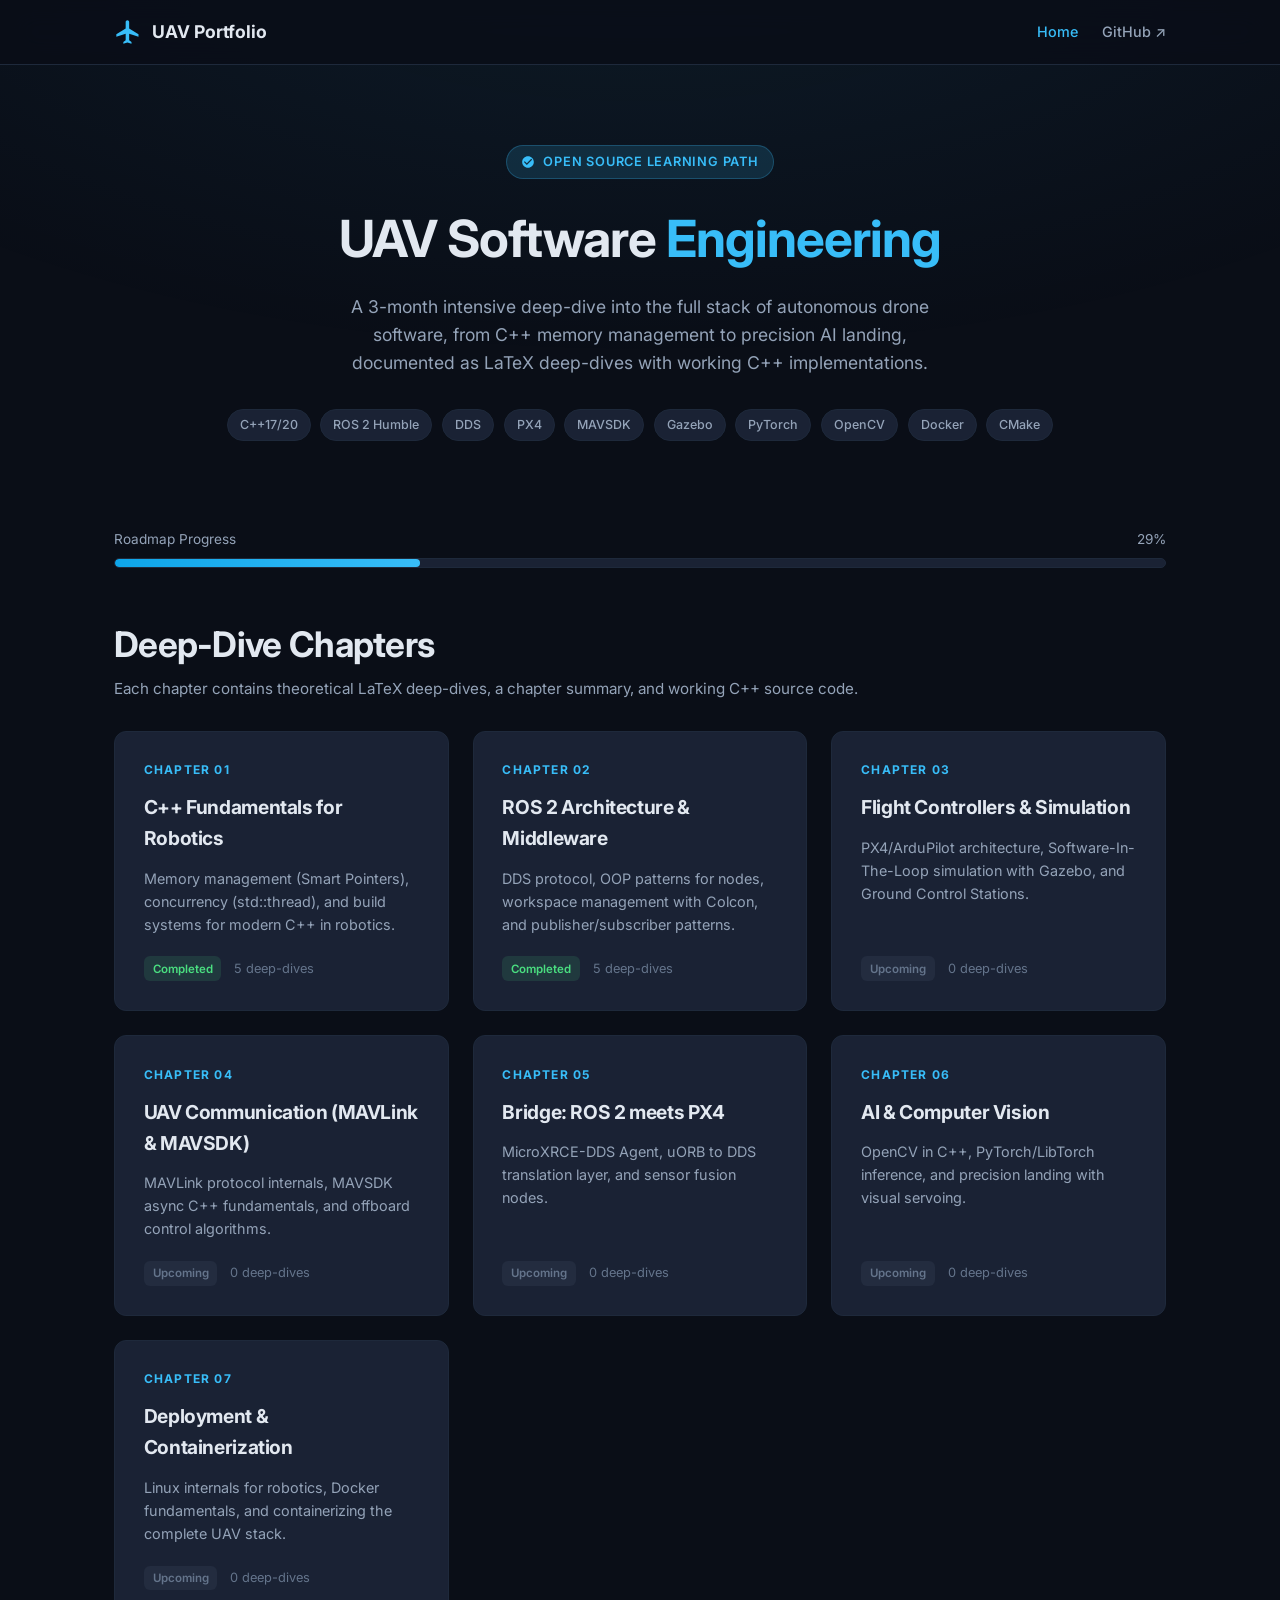
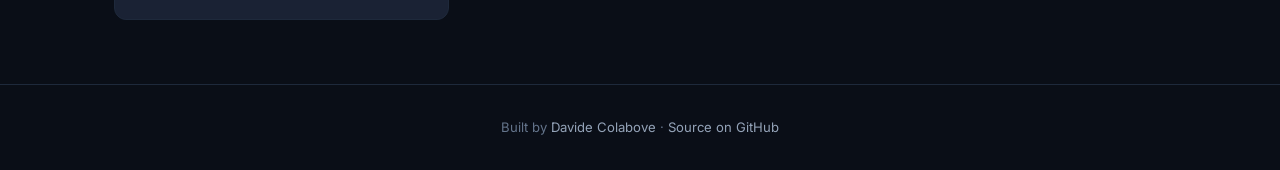
<file: docs/index.html>
<!DOCTYPE html>
<html lang="en">
<head>
  <meta charset="UTF-8">
  <meta name="viewport" content="width=device-width, initial-scale=1.0">
  <title>UAV Software Portfolio - Davide Colabove</title>
  <meta name="description" content="Deep-dive documentation for mastering UAV software engineering: C++, ROS 2, PX4, MAVSDK, Computer Vision.">
  <link rel="preconnect" href="https://fonts.googleapis.com">
  <link rel="preconnect" href="https://fonts.gstatic.com" crossorigin>
  <link href="https://fonts.googleapis.com/css2?family=Inter:wght@400;500;600;700;800&display=swap" rel="stylesheet">
  <link rel="stylesheet" href="css/style.css">
<body>

  <!-- ═══════ NAVBAR ═══════ -->
  <nav class="navbar">
    <div class="container">
      <a href="index.html" class="nav-brand">
        <svg viewBox="0 0 24 24"><path d="M21 16v-2l-8-5V3.5c0-.83-.67-1.5-1.5-1.5S10 2.67 10 3.5V9l-8 5v2l8-2.5V19l-2 1.5V22l3.5-1 3.5 1v-1.5L13 19v-5.5l8 2.5z"/></svg>
        UAV Portfolio
      </a>
      <button class="nav-toggle" aria-label="Menu">☰</button>
      <ul class="nav-links">
        <li><a href="index.html" class="active">Home</a></li>
        <li><a href="https://github.com/DavideColabove/uav-swe-portfolio" target="_blank">GitHub ↗</a></li>
      </ul>
    </div>
  </nav>

  <!-- ═══════ HERO ═══════ -->
  <section class="hero">
    <div class="container">
      <div class="hero-badge">
        <svg width="14" height="14" viewBox="0 0 24 24" fill="currentColor"><path d="M12 2C6.48 2 2 6.48 2 12s4.48 10 10 10 10-4.48 10-10S17.52 2 12 2zm-2 15l-5-5 1.41-1.41L10 14.17l7.59-7.59L19 8l-9 9z"/></svg>
        Open Source Learning Path
      </div>
      <h1>UAV Software <span>Engineering</span></h1>
      <p>
        A 3-month intensive deep-dive into the full stack of autonomous drone software, from C++ memory management to precision AI landing, documented as LaTeX deep-dives with working C++ implementations.
      </p>
      <div class="hero-tech" id="tech-pills"></div>
    </div>
  </section>

  <!-- ═══════ PROGRESS ═══════ -->
  <section class="progress-section">
    <div class="container">
      <div class="progress-label">
        <span>Roadmap Progress</span>
        <span id="progress-pct"></span>
      </div>
      <div class="progress-bar-outer">
        <div class="progress-bar-inner" id="progress-bar" style="width:0%"></div>
      </div>
    </div>
  </section>

  <!-- ═══════ CHAPTERS ═══════ -->
  <section class="container">
    <div class="section-title">
      <h2>Deep-Dive Chapters</h2>
      <p>Each chapter contains theoretical LaTeX deep-dives, a chapter summary, and working C++ source code.</p>
    </div>
    <div class="chapters-grid" id="chapters-grid"></div>
  </section>

  <!-- ═══════ FOOTER ═══════ -->
  <footer class="site-footer">
    <div class="container">
      <p>Built by <a href="https://github.com/DavideColabove" target="_blank">Davide Colabove</a> · <a href="https://github.com/DavideColabove/uav-software-portfolio" target="_blank">Source on GitHub</a></p>
    </div>
  </footer>

  <button class="back-to-top" aria-label="Back to top">↑</button>

  <!-- Scripts -->
  <script src="js/site-data.js"></script>
  <script src="js/app.js"></script>
  <script>
    // Render tech pills
    const pillsEl = document.getElementById('tech-pills');
    SITE_DATA.techStack.forEach(t => {
      const span = document.createElement('span');
      span.className = 'tech-pill';
      span.textContent = t;
      pillsEl.appendChild(span);
    });

    // Render progress
    const total = SITE_DATA.chapters.length;
    const done = SITE_DATA.chapters.filter(c => c.status === 'completed').length;
    const inProg = SITE_DATA.chapters.filter(c => c.status === 'in-progress').length;
    const pct = Math.round(((done + inProg * 0.5) / total) * 100);
    document.getElementById('progress-pct').textContent = `${pct}%`;
    setTimeout(() => {
      document.getElementById('progress-bar').style.width = pct + '%';
    }, 200);

    // Render chapter cards
    const grid = document.getElementById('chapters-grid');
    SITE_DATA.chapters.forEach((ch, i) => {
      const card = document.createElement('a');
      card.href = `chapter.html?ch=${ch.id}`;
      card.className = 'chapter-card fade-in';
      card.style.transitionDelay = `${i * 0.08}s`;

      const statusLabel = ch.status === 'completed' ? 'Completed' :
                          ch.status === 'in-progress' ? 'In Progress' : 'Upcoming';

      card.innerHTML = `
        <span class="card-number">Chapter ${ch.number}</span>
        <h3>${ch.title}</h3>
        <p>${ch.description}</p>
        <div class="card-meta">
          <span class="card-tag ${ch.status}">${statusLabel}</span>
          <span class="card-deepdive-count">${ch.deepdives.length} deep-dive${ch.deepdives.length !== 1 ? 's' : ''}</span>
        </div>
      `;
      grid.appendChild(card);
    });

    // Re-init fade-in for dynamically added elements
    initFadeIn();
  </script>
</body>
</html>
</file>
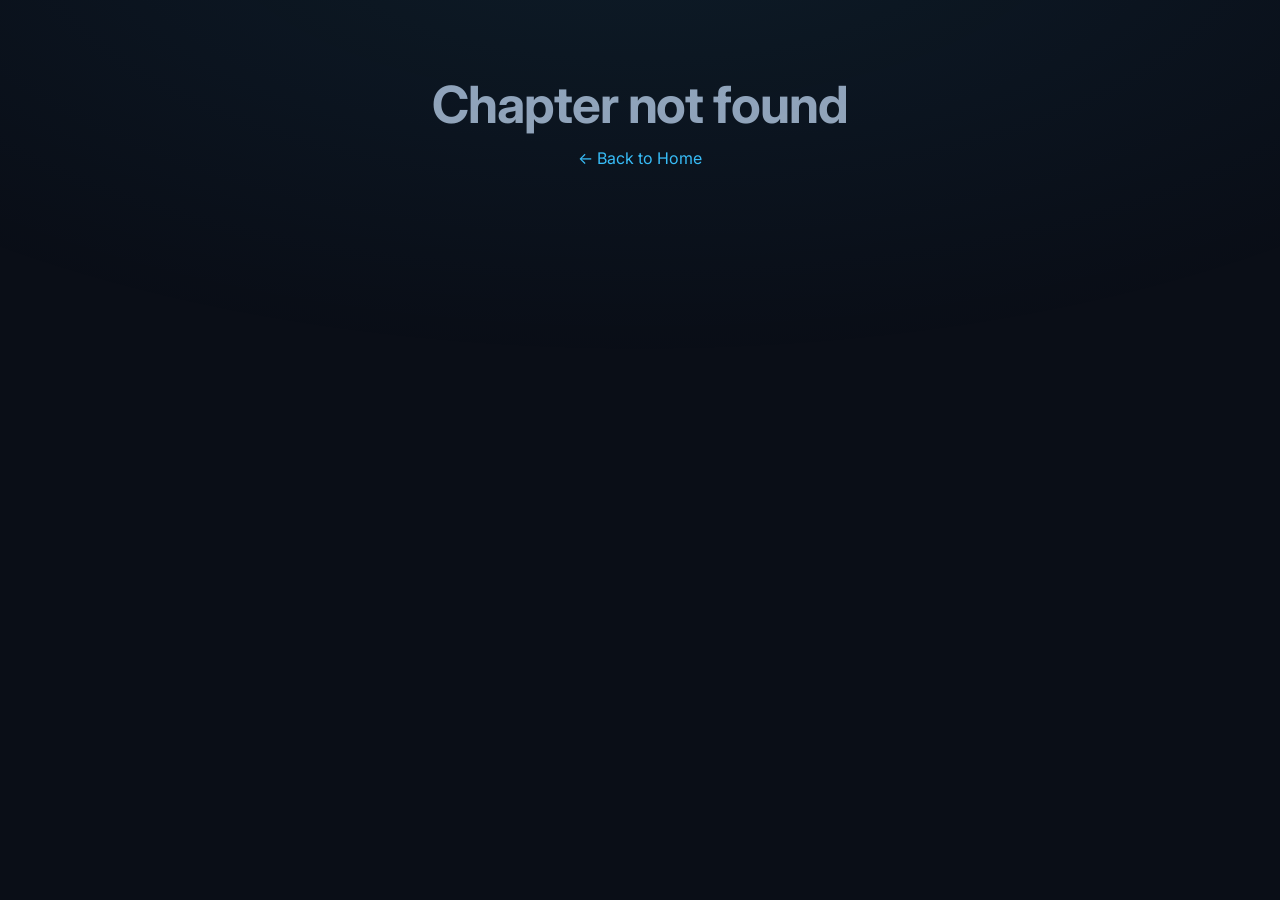
<file: docs/chapter.html>
<!DOCTYPE html>
<html lang="en">
<head>
  <meta charset="UTF-8">
  <meta name="viewport" content="width=device-width, initial-scale=1.0">
  <title>Chapter — UAV Software Portfolio</title>
  <link rel="preconnect" href="https://fonts.googleapis.com">
  <link rel="preconnect" href="https://fonts.gstatic.com" crossorigin>
  <link href="https://fonts.googleapis.com/css2?family=Inter:wght@400;500;600;700;800&display=swap" rel="stylesheet">
  <link rel="stylesheet" href="css/style.css">
</head>
<body>

  <!-- ═══════ NAVBAR ═══════ -->
  <nav class="navbar">
    <div class="container">
      <a href="index.html" class="nav-brand">
        <svg viewBox="0 0 24 24"><path d="M21 16v-2l-8-5V3.5c0-.83-.67-1.5-1.5-1.5S10 2.67 10 3.5V9l-8 5v2l8-2.5V19l-2 1.5V22l3.5-1 3.5 1v-1.5L13 19v-5.5l8 2.5z"/></svg>
        UAV Portfolio
      </a>
      <button class="nav-toggle" aria-label="Menu">☰</button>
      <ul class="nav-links" id="nav-links">
        <li><a href="index.html">Home</a></li>
        <!-- Chapters injected by JS -->
      </ul>
    </div>
  </nav>

  <!-- ═══════ CHAPTER HEADER ═══════ -->
  <section class="chapter-header">
    <div class="container">
      <div class="breadcrumb">
        <a href="index.html">Home</a> / <span id="breadcrumb-title">Chapter</span>
      </div>
      <h1 id="chapter-title"></h1>
      <p id="chapter-desc"></p>
      <div class="card-meta" style="margin-top:1rem">
        <span class="card-tag" id="chapter-status"></span>
        <span class="card-deepdive-count" id="chapter-branch"></span>
      </div>
    </div>
  </section>

  <!-- ═══════ PDF VIEWER (Chapter Summary) ═══════ -->
  <section class="pdf-viewer-section">
    <div class="container">
      <div class="pdf-viewer-wrapper">
        <div class="pdf-toolbar">
          <span>📄 Chapter Summary</span>
          <div class="pdf-toolbar-controls">
            <button onclick="pdfZoomOut()" title="Zoom Out">−</button>
            <button onclick="pdfZoomIn()" title="Zoom In">+</button>
            <button id="pdf-prev" onclick="pdfPrev()" title="Previous Page">◀</button>
            <span id="pdf-page-info" class="pdf-page-info">— / —</span>
            <button id="pdf-next" onclick="pdfNext()" title="Next Page">▶</button>
            <button id="pdf-download" onclick="downloadSummary()" title="Download PDF">⬇ PDF</button>
          </div>
        </div>
        <div id="pdf-canvas-container" class="pdf-canvas-container">
          <div class="pdf-placeholder">
            <svg viewBox="0 0 24 24" fill="currentColor" style="width:48px;height:48px;opacity:.4"><path d="M14 2H6c-1.1 0-2 .9-2 2v16c0 1.1.9 2 2 2h12c1.1 0 2-.9 2-2V8l-6-6zm4 18H6V4h7v5h5v11z"/></svg>
            <p>Loading chapter summary…</p>
          </div>
        </div>
      </div>
    </div>
  </section>

  <!-- ═══════ DEEP-DIVES LIST ═══════ -->
  <section class="deepdive-section">
    <div class="container">
      <h2>
        <svg viewBox="0 0 24 24"><path d="M12 3L1 9l4 2.18v6L12 21l7-3.82v-6l2-1.09V17h2V9L12 3zm6.82 6L12 12.72 5.18 9 12 5.28 18.82 9zM17 15.99l-5 2.73-5-2.73v-3.72L12 15l5-2.73v3.72z"/></svg>
        Deep-Dives
      </h2>
      <div class="deepdive-list" id="deepdive-list">
        <!-- Injected by JS -->
      </div>
    </div>
  </section>

  <!-- ═══════ SOURCE FILES ═══════ -->
  <section class="source-files-section" id="source-section" style="display:none">
    <div class="container">
      <h2>
        <svg viewBox="0 0 24 24" fill="var(--accent)" style="width:24px;height:24px"><path d="M9.4 16.6L4.8 12l4.6-4.6L8 6l-6 6 6 6 1.4-1.4zm5.2 0l4.6-4.6-4.6-4.6L16 6l6 6-6 6-1.4-1.4z"/></svg>
        Source Code
      </h2>
      <div id="source-list"></div>
    </div>
  </section>

  <!-- ═══════ CHAPTER NAV ═══════ -->
  <section class="container" style="padding-bottom:3rem;position:relative;z-index:1">
    <div style="display:flex;justify-content:space-between;gap:1rem;flex-wrap:wrap">
      <a id="nav-prev" href="#" class="chapter-card" style="flex:1;min-width:200px;display:none">
        <span class="card-number">← Previous</span>
        <h3 id="nav-prev-title"></h3>
      </a>
      <a id="nav-next" href="#" class="chapter-card" style="flex:1;min-width:200px;text-align:right;display:none">
        <span class="card-number">Next →</span>
        <h3 id="nav-next-title"></h3>
      </a>
    </div>
  </section>

  <!-- ═══════ FOOTER ═══════ -->
  <footer class="site-footer">
    <div class="container">
      <p>Built by <a href="https://github.com/DavideColabove" target="_blank">Davide Colabove</a> · <a href="https://github.com/DavideColabove/uav-software-portfolio" target="_blank">Source on GitHub</a></p>
    </div>
  </footer>

  <button class="back-to-top" aria-label="Back to top">↑</button>

  <!-- Scripts -->
  <script src="js/site-data.js"></script>
  <script src="js/pdf-viewer.js"></script>
  <script src="js/app.js"></script>
  <script>
    // ── Get chapter from URL ──
    const params = new URLSearchParams(window.location.search);
    const chId = params.get('ch');
    const chIdx = SITE_DATA.chapters.findIndex(c => c.id === chId);
    const chapter = SITE_DATA.chapters[chIdx];

    if (!chapter) {
      document.body.innerHTML = '<div style="padding:4rem;text-align:center;color:#94a3b8"><h1>Chapter not found</h1><p><a href="index.html">← Back to Home</a></p></div>';
    } else {
      // ── Fill header ──
      document.title = `Ch.${chapter.number}: ${chapter.shortTitle} — UAV Portfolio`;
      document.getElementById('breadcrumb-title').textContent = `Chapter ${chapter.number}`;
      document.getElementById('chapter-title').textContent = `Chapter ${chapter.number}: ${chapter.title}`;
      document.getElementById('chapter-desc').textContent = chapter.description;

      const statusEl = document.getElementById('chapter-status');
      const statusLabel = chapter.status === 'completed' ? 'Completed' :
                          chapter.status === 'in-progress' ? 'In Progress' : 'Upcoming';
      statusEl.textContent = statusLabel;
      statusEl.classList.add(chapter.status);

      document.getElementById('chapter-branch').innerHTML =
        `🔀 <a href="${REPO_BASE}/tree/${chapter.branch}" target="_blank" style="color:var(--text-muted)">${chapter.branch}</a>`;

      // ── Nav links for chapters ──
      const navLinksEl = document.getElementById('nav-links');
      SITE_DATA.chapters.forEach(c => {
        const li = document.createElement('li');
        const a = document.createElement('a');
        a.href = `chapter.html?ch=${c.id}`;
        a.textContent = `Ch.${c.number}`;
        if (c.id === chId) a.classList.add('active');
        li.appendChild(a);
        navLinksEl.appendChild(li);
      });

      // ── Load PDF summary (served locally from docs/summaries/) ──
      const summaryPdfUrl = chapter.summaryPdf;  // relative path
      loadPdfViewer(summaryPdfUrl);

      // ── Render deep-dives ──
      const listEl = document.getElementById('deepdive-list');
      if (chapter.deepdives.length === 0) {
        listEl.innerHTML = `
          <div class="pdf-placeholder" style="padding:2rem">
            <p style="color:var(--text-muted)">No deep-dives yet for this chapter. Check back soon!</p>
          </div>`;
      } else {
        chapter.deepdives.forEach((dd, i) => {
          const item = document.createElement('a');
          item.href = blobUrl(dd.pdfPath, chapter.branch);
          item.target = '_blank';
          item.rel = 'noopener noreferrer';
          item.className = 'deepdive-item fade-in';
          item.style.transitionDelay = `${i * 0.1}s`;
          item.innerHTML = `
            <div class="deepdive-icon">
              <svg viewBox="0 0 24 24"><path d="M14 2H6c-1.1 0-2 .9-2 2v16c0 1.1.9 2 2 2h12c1.1 0 2-.9 2-2V8l-6-6zm-1 2.5L18.5 10H13V4.5zM6 20V4h5v7h7v9H6z"/></svg>
            </div>
            <div class="deepdive-info">
              <h4>${dd.title}</h4>
              <p>${dd.subtitle}</p>
            </div>
            <span class="deepdive-arrow">→</span>
          `;
          listEl.appendChild(item);
        });
      }

      // ── Render source files ──
      if (chapter.sourceFiles.length > 0) {
        document.getElementById('source-section').style.display = 'block';
        const srcList = document.getElementById('source-list');
        chapter.sourceFiles.forEach(sf => {
          const item = document.createElement('a');
          item.href = blobUrl(sf.path, chapter.branch);
          item.target = '_blank';
          item.className = 'source-item';
          item.innerHTML = `
            <div class="source-icon">${sf.lang}</div>
            <div class="deepdive-info">
              <h4>${sf.name}</h4>
              <p>${sf.path}</p>
            </div>
            <span class="deepdive-arrow">→</span>
          `;
          srcList.appendChild(item);
        });
      }

      // ── Prev / Next navigation ──
      if (chIdx > 0) {
        const prev = SITE_DATA.chapters[chIdx - 1];
        const prevEl = document.getElementById('nav-prev');
        prevEl.href = `chapter.html?ch=${prev.id}`;
        prevEl.style.display = 'flex';
        document.getElementById('nav-prev-title').textContent = prev.shortTitle;
      }
      if (chIdx < SITE_DATA.chapters.length - 1) {
        const next = SITE_DATA.chapters[chIdx + 1];
        const nextEl = document.getElementById('nav-next');
        nextEl.href = `chapter.html?ch=${next.id}`;
        nextEl.style.display = 'flex';
        document.getElementById('nav-next-title').textContent = next.shortTitle;
      }

      // Re-init animations
      initFadeIn();
    }

    // Download summary helper
    function downloadSummary() {
      if (!chapter) return;
      const a = document.createElement('a');
      a.href = chapter.summaryPdf;
      a.download = `ch${chapter.number}_summary.pdf`;
      a.click();
    }
  </script>
</body>
</html>
</file>
<file: docs/css/style.css>
/* ============================================================
   UAV Software Portfolio — GitHub Pages Stylesheet
   Dark aerospace theme with accent glow
   ============================================================ */

/* ---------- CSS Variables ---------- */
:root {
  --bg-primary:    #0a0e17;
  --bg-secondary:  #111827;
  --bg-card:       #1a2234;
  --bg-card-hover: #1f2b42;
  --accent:        #38bdf8;     /* sky-400 */
  --accent-dim:    #0ea5e9;
  --accent-glow:   rgba(56, 189, 248, .15);
  --text-primary:  #e2e8f0;
  --text-secondary:#94a3b8;
  --text-muted:    #64748b;
  --border:        #1e293b;
  --border-active: #334155;
  --success:       #4ade80;
  --warning:       #facc15;
  --radius:        12px;
  --transition:    .25s cubic-bezier(.4,0,.2,1);
}

/* ---------- Reset & Base ---------- */
*, *::before, *::after { box-sizing: border-box; margin: 0; padding: 0; }

html { scroll-behavior: smooth; }

body {
  font-family: 'Inter', 'Segoe UI', system-ui, -apple-system, sans-serif;
  background: var(--bg-primary);
  color: var(--text-primary);
  line-height: 1.6;
  min-height: 100vh;
  overflow-x: hidden;
}

/* subtle radial glow behind hero */
body::before {
  content: '';
  position: fixed;
  inset: 0;
  background: radial-gradient(ellipse 80% 50% at 50% -10%, rgba(56,189,248,.08), transparent);
  pointer-events: none;
  z-index: 0;
}

a { color: var(--accent); text-decoration: none; transition: color var(--transition); }
a:hover { color: #7dd3fc; }

img { max-width: 100%; height: auto; }

/* ---------- Typography ---------- */
h1, h2, h3, h4 { font-weight: 700; letter-spacing: -.02em; }
h1 { font-size: clamp(2rem, 5vw, 3.2rem); }
h2 { font-size: clamp(1.5rem, 3.5vw, 2.2rem); }
h3 { font-size: 1.25rem; }

/* ---------- Layout ---------- */
.container {
  width: 100%;
  max-width: 1100px;
  margin: 0 auto;
  padding: 0 1.5rem;
}

/* ---------- Navigation ---------- */
.navbar {
  position: sticky;
  top: 0;
  z-index: 100;
  background: rgba(10, 14, 23, .85);
  backdrop-filter: blur(16px) saturate(1.4);
  -webkit-backdrop-filter: blur(16px) saturate(1.4);
  border-bottom: 1px solid var(--border);
}

.navbar .container {
  display: flex;
  align-items: center;
  justify-content: space-between;
  height: 64px;
}

.nav-brand {
  display: flex;
  align-items: center;
  gap: .6rem;
  font-weight: 700;
  font-size: 1.1rem;
  color: var(--text-primary);
}

.nav-brand svg { width: 28px; height: 28px; fill: var(--accent); }

.nav-links { display: flex; gap: 1.5rem; list-style: none; }
.nav-links a {
  color: var(--text-secondary);
  font-size: .9rem;
  font-weight: 500;
  transition: color var(--transition);
}
.nav-links a:hover, .nav-links a.active { color: var(--accent); }

/* hamburger */
.nav-toggle { display: none; background: none; border: none; color: var(--text-primary); cursor: pointer; }

@media (max-width: 768px) {
  .nav-toggle { display: block; font-size: 1.6rem; }
  .nav-links {
    position: fixed;
    top: 64px; left: 0; right: 0;
    flex-direction: column;
    background: var(--bg-secondary);
    border-bottom: 1px solid var(--border);
    padding: 1rem 1.5rem;
    gap: .8rem;
    transform: translateY(-120%);
    transition: transform var(--transition);
  }
  .nav-links.open { transform: translateY(0); }
}

/* ---------- Hero ---------- */
.hero {
  position: relative;
  z-index: 1;
  padding: 5rem 0 3.5rem;
  text-align: center;
}

.hero-badge {
  display: inline-flex;
  align-items: center;
  gap: .5rem;
  padding: .35rem .9rem;
  border-radius: 999px;
  background: var(--accent-glow);
  border: 1px solid rgba(56,189,248,.25);
  color: var(--accent);
  font-size: .8rem;
  font-weight: 600;
  text-transform: uppercase;
  letter-spacing: .06em;
  margin-bottom: 1.2rem;
}

.hero h1 { margin-bottom: .8rem; }
.hero h1 span { color: var(--accent); }

.hero p {
  max-width: 640px;
  margin: 0 auto 2rem;
  color: var(--text-secondary);
  font-size: 1.1rem;
}

.hero-tech {
  display: flex;
  flex-wrap: wrap;
  justify-content: center;
  gap: .6rem;
  margin-bottom: 2rem;
}

.tech-pill {
  padding: .3rem .75rem;
  border-radius: 999px;
  background: var(--bg-card);
  border: 1px solid var(--border);
  color: var(--text-secondary);
  font-size: .78rem;
  font-weight: 500;
}

/* ---------- Progress bar ---------- */
.progress-section { padding: 0 0 3rem; position: relative; z-index: 1; }
.progress-bar-outer {
  background: var(--bg-card);
  border-radius: 999px;
  height: 10px;
  overflow: hidden;
  border: 1px solid var(--border);
}
.progress-bar-inner {
  height: 100%;
  border-radius: 999px;
  background: linear-gradient(90deg, var(--accent-dim), var(--accent));
  transition: width 1.2s ease;
}
.progress-label {
  display: flex;
  justify-content: space-between;
  margin-bottom: .5rem;
  font-size: .85rem;
  color: var(--text-secondary);
}

/* ---------- Chapter cards grid ---------- */
.chapters-grid {
  display: grid;
  grid-template-columns: repeat(auto-fill, minmax(320px, 1fr));
  gap: 1.5rem;
  padding-bottom: 4rem;
  position: relative;
  z-index: 1;
}

.chapter-card {
  background: var(--bg-card);
  border: 1px solid var(--border);
  border-radius: var(--radius);
  padding: 1.8rem;
  display: flex;
  flex-direction: column;
  gap: .8rem;
  transition: border-color var(--transition), box-shadow var(--transition), transform var(--transition);
  cursor: pointer;
  text-decoration: none;
  color: inherit;
}

.chapter-card:hover {
  border-color: var(--accent);
  box-shadow: 0 0 30px var(--accent-glow);
  transform: translateY(-3px);
  color: inherit;
}

.chapter-card .card-number {
  font-size: .75rem;
  font-weight: 700;
  text-transform: uppercase;
  letter-spacing: .1em;
  color: var(--accent);
}

.chapter-card h3 { font-size: 1.2rem; }

.chapter-card p {
  color: var(--text-secondary);
  font-size: .9rem;
  flex: 1;
}

.card-meta {
  display: flex;
  align-items: center;
  gap: .8rem;
  margin-top: .5rem;
}

.card-tag {
  font-size: .72rem;
  padding: .2rem .55rem;
  border-radius: 6px;
  background: rgba(56,189,248,.1);
  color: var(--accent);
  font-weight: 600;
}

.card-tag.completed { background: rgba(74,222,128,.12); color: var(--success); }
.card-tag.in-progress { background: rgba(250,204,21,.12); color: var(--warning); }
.card-tag.upcoming { background: rgba(100,116,139,.12); color: var(--text-muted); }

.card-deepdive-count {
  font-size: .8rem;
  color: var(--text-muted);
}

/* ---------- Chapter page ---------- */
.chapter-header {
  padding: 3rem 0 2rem;
  position: relative;
  z-index: 1;
}

.chapter-header .breadcrumb {
  font-size: .85rem;
  color: var(--text-muted);
  margin-bottom: 1rem;
}
.chapter-header .breadcrumb a { color: var(--text-secondary); }

.chapter-header h1 { margin-bottom: .5rem; }
.chapter-header p { color: var(--text-secondary); max-width: 700px; }

/* PDF Viewer */
.pdf-viewer-section {
  position: relative;
  z-index: 1;
  margin-bottom: 2.5rem;
}

.pdf-viewer-wrapper {
  background: var(--bg-card);
  border: 1px solid var(--border);
  border-radius: var(--radius);
  overflow: hidden;
}

.pdf-toolbar {
  display: flex;
  align-items: center;
  justify-content: space-between;
  padding: .6rem 1rem;
  background: var(--bg-secondary);
  border-bottom: 1px solid var(--border);
}

.pdf-toolbar span {
  font-size: .85rem;
  color: var(--text-secondary);
  font-weight: 600;
}

.pdf-toolbar-controls {
  display: flex;
  align-items: center;
  gap: .5rem;
}

.pdf-toolbar button {
  background: var(--bg-card);
  border: 1px solid var(--border);
  color: var(--text-secondary);
  padding: .35rem .65rem;
  border-radius: 6px;
  cursor: pointer;
  font-size: .8rem;
  transition: all var(--transition);
}

.pdf-toolbar button:hover {
  border-color: var(--accent);
  color: var(--accent);
}

.pdf-page-info {
  font-size: .8rem;
  color: var(--text-muted);
  min-width: 80px;
  text-align: center;
}

.pdf-canvas-container {
  display: flex;
  justify-content: center;
  align-items: flex-start;
  padding: 1.5rem;
  min-height: 400px;
  max-height: 75vh;
  overflow-y: auto;
  background: #0d1117;
}

.pdf-canvas-container canvas {
  max-width: 100%;
  height: auto;
  box-shadow: 0 4px 24px rgba(0,0,0,.4);
}

.pdf-placeholder {
  display: flex;
  flex-direction: column;
  align-items: center;
  justify-content: center;
  gap: 1rem;
  padding: 3rem;
  color: var(--text-muted);
  text-align: center;
}

.pdf-placeholder svg {
  width: 48px;
  height: 48px;
  opacity: .4;
}

/* ---------- Deepdive list ---------- */
.deepdive-section {
  position: relative;
  z-index: 1;
  padding-bottom: 4rem;
}

.deepdive-section h2 {
  margin-bottom: 1.2rem;
  display: flex;
  align-items: center;
  gap: .5rem;
}

.deepdive-section h2 svg {
  width: 24px;
  height: 24px;
  fill: var(--accent);
}

.deepdive-list {
  display: flex;
  flex-direction: column;
  gap: .8rem;
}

.deepdive-item {
  display: flex;
  align-items: center;
  gap: 1rem;
  background: var(--bg-card);
  border: 1px solid var(--border);
  border-radius: var(--radius);
  padding: 1.1rem 1.4rem;
  transition: all var(--transition);
  text-decoration: none;
  color: inherit;
}

.deepdive-item:hover {
  border-color: var(--accent);
  box-shadow: 0 0 20px var(--accent-glow);
  transform: translateX(4px);
  color: inherit;
}

.deepdive-icon {
  flex-shrink: 0;
  width: 44px;
  height: 44px;
  border-radius: 10px;
  background: rgba(56,189,248,.1);
  display: flex;
  align-items: center;
  justify-content: center;
}

.deepdive-icon svg {
  width: 22px;
  height: 22px;
  fill: var(--accent);
}

.deepdive-info { flex: 1; min-width: 0; }

.deepdive-info h4 {
  font-size: 1rem;
  font-weight: 600;
  margin-bottom: .2rem;
}

.deepdive-info p {
  font-size: .82rem;
  color: var(--text-muted);
  white-space: nowrap;
  overflow: hidden;
  text-overflow: ellipsis;
}

.deepdive-arrow {
  color: var(--text-muted);
  font-size: 1.2rem;
  transition: color var(--transition), transform var(--transition);
}

.deepdive-item:hover .deepdive-arrow {
  color: var(--accent);
  transform: translateX(4px);
}

/* ---------- Source files list ---------- */
.source-files-section {
  position: relative;
  z-index: 1;
  padding-bottom: 4rem;
}

.source-files-section h2 {
  margin-bottom: 1.2rem;
  display: flex;
  align-items: center;
  gap: .5rem;
}

.source-item {
  display: flex;
  align-items: center;
  gap: 1rem;
  background: var(--bg-card);
  border: 1px solid var(--border);
  border-radius: var(--radius);
  padding: 1rem 1.4rem;
  margin-bottom: .6rem;
  transition: all var(--transition);
  text-decoration: none;
  color: inherit;
}

.source-item:hover {
  border-color: var(--accent-dim);
  transform: translateX(4px);
  color: inherit;
}

.source-icon {
  flex-shrink: 0;
  width: 38px;
  height: 38px;
  border-radius: 8px;
  background: rgba(100,116,139,.12);
  display: flex;
  align-items: center;
  justify-content: center;
  font-size: .75rem;
  font-weight: 700;
  color: var(--text-muted);
}

/* ---------- Footer ---------- */
.site-footer {
  position: relative;
  z-index: 1;
  border-top: 1px solid var(--border);
  padding: 2rem 0;
  text-align: center;
  color: var(--text-muted);
  font-size: .82rem;
}

.site-footer a { color: var(--text-secondary); }

/* ---------- Utilities ---------- */
.section-title {
  margin-bottom: 1.8rem;
  position: relative;
  z-index: 1;
}

.section-title h2 { margin-bottom: .3rem; }
.section-title p { color: var(--text-secondary); font-size: .95rem; }

.fade-in {
  opacity: 0;
  transform: translateY(20px);
  transition: opacity .6s ease, transform .6s ease;
}

.fade-in.visible {
  opacity: 1;
  transform: translateY(0);
}

/* Scrollbar */
::-webkit-scrollbar { width: 8px; }
::-webkit-scrollbar-track { background: var(--bg-primary); }
::-webkit-scrollbar-thumb { background: var(--border-active); border-radius: 4px; }
::-webkit-scrollbar-thumb:hover { background: var(--text-muted); }

/* ---------- Back to top button ---------- */
.back-to-top {
  position: fixed;
  bottom: 2rem;
  right: 2rem;
  width: 44px;
  height: 44px;
  border-radius: 50%;
  background: var(--accent);
  color: var(--bg-primary);
  border: none;
  cursor: pointer;
  display: flex;
  align-items: center;
  justify-content: center;
  font-size: 1.2rem;
  opacity: 0;
  pointer-events: none;
  transition: opacity var(--transition), transform var(--transition);
  z-index: 50;
  box-shadow: 0 4px 16px rgba(56,189,248,.3);
}

.back-to-top.visible {
  opacity: 1;
  pointer-events: auto;
}

.back-to-top:hover { transform: translateY(-3px); }
</file>
